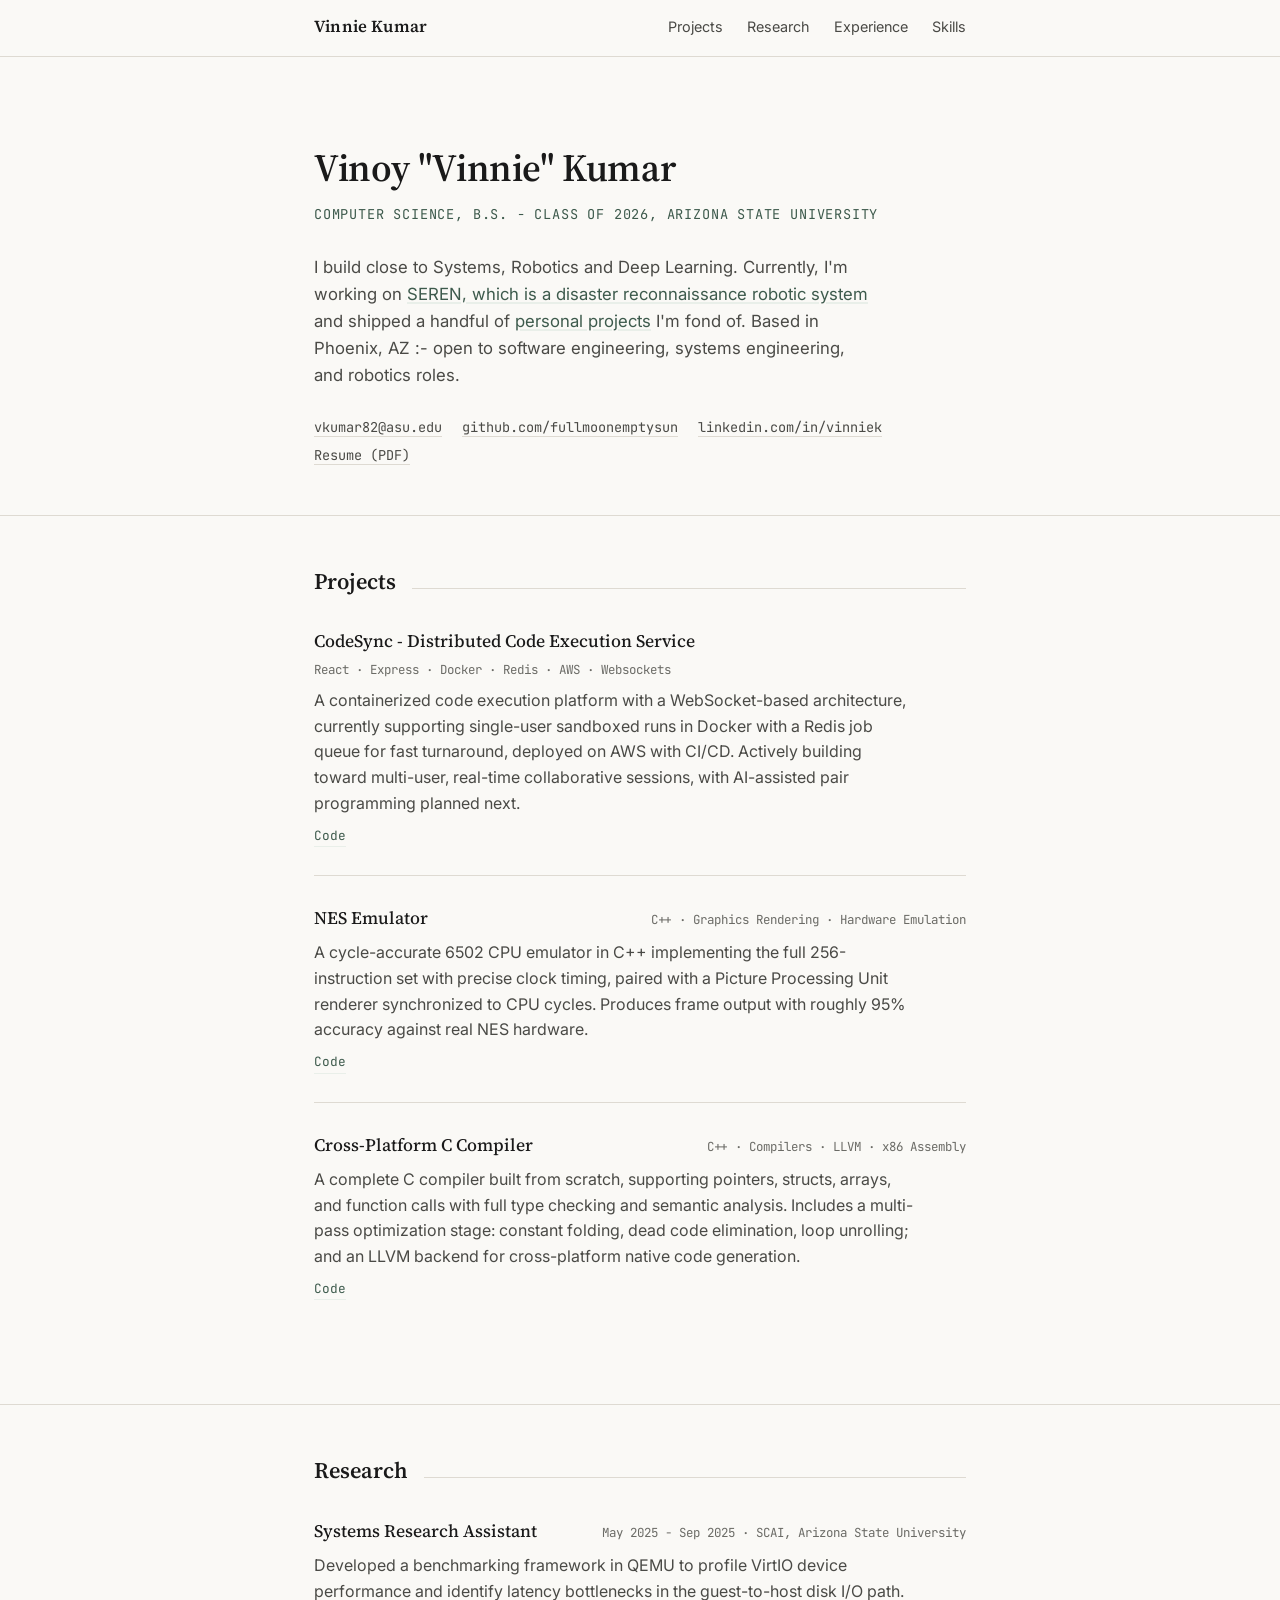
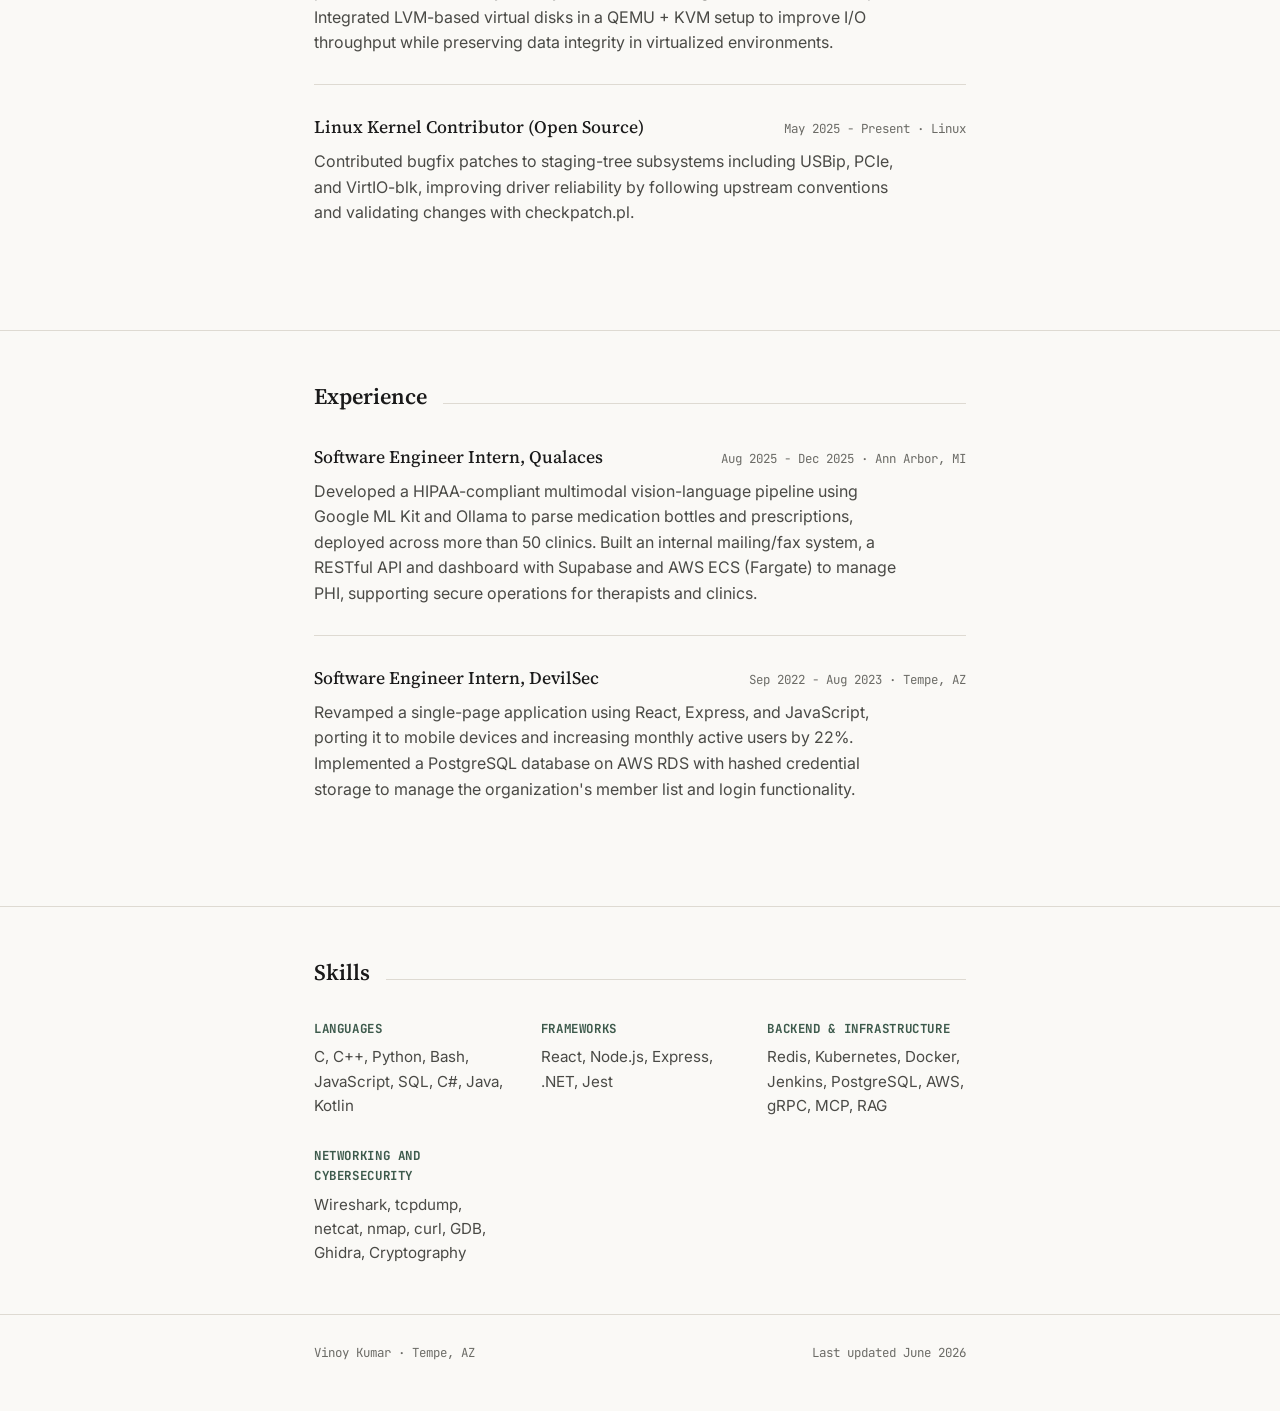
<file: index.html>
<!DOCTYPE html>
<html lang="en">
<head>
<meta charset="UTF-8">
<meta name="viewport" content="width=device-width, initial-scale=1.0">
<title>Vinoy "Vinnie" Kumar - Computer Science, Arizona State University</title>
<meta name="description" content="Vinoy 'Vinnie' Kumar - Computer Science graduate at Arizona State University. Systems, robotics, and deep learning projects, research, and experience.">
<link rel="canonical" href="https://your-domain.com/">
<meta property="og:title" content="Vinoy 'Vinnie' Kumar">
<meta property="og:description" content="Computer Science graduate — Systems, Robotics, Deep Learning. Arizona State University.">
<meta property="og:url" content="https://your-domain.com/">
<meta property="og:type" content="website">
<script type="application/ld+json">
{
  "@context": "https://schema.org",
  "@type": "Person",
  "name": "Vinoy Kumar",
  "alternateName": "Vinnie Kumar",
  "url": "https://your-domain.com",
  "sameAs": [
    "https://github.com/fullmoonemptysun",
    "https://linkedin.com/in/vinniek"
  ],
  "jobTitle": "Software Engineer",
  "alumniOf": {
    "@type": "CollegeOrUniversity",
    "name": "Arizona State University"
  },
  "email": "mailto:vkumar82@asu.edu",
  "address": {
    "@type": "PostalAddress",
    "addressLocality": "Phoenix",
    "addressRegion": "AZ"
  }
}
</script>
<link rel="preconnect" href="https://fonts.googleapis.com">
<link rel="preconnect" href="https://fonts.gstatic.com" crossorigin>
<link href="https://fonts.googleapis.com/css2?family=Source+Serif+4:opsz,wght@8..60,400;8..60,500;8..60,600&family=Inter:wght@400;500;600&family=JetBrains+Mono:wght@400;500&display=swap" rel="stylesheet">
<link rel="stylesheet" href="style.css">
</head>
<body>

<a class="skip-link" href="#main">Skip to content</a>

<header class="site-header">
  <div class="wrap">
    <a class="home-link" href="#top">Vinnie Kumar</a>
    <nav aria-label="Section navigation">
      <a href="#projects">Projects</a>
      <a href="#research">Research</a>
      <a href="#experience">Experience</a>
      <a href="#skills">Skills</a>
    </nav>
  </div>
</header>

<main id="main">

  <section class="hero" id="top">
    <div class="wrap">
      <h1>Vinoy "Vinnie" Kumar</h1>
      <p class="role">Computer Science, B.S. - Class of 2026, Arizona State University</p>
      <p class="bio">
        I build close to Systems, Robotics and Deep Learning. Currently, I'm working on <a href="#current">SEREN, which is a disaster reconnaissance robotic system</a>
        and shipped a handful of <a href="#projects">personal projects</a> I'm fond of.
        Based in Phoenix, AZ :- open to software engineering, systems engineering, and robotics roles.
      </p>
      <ul class="contact-list">
        <li><a href="mailto:vkumar82@asu.edu">vkumar82@asu.edu</a></li>
        <li><a href="https://github.com/fullmoonemptysun" target="_blank" rel="noopener">github.com/fullmoonemptysun</a></li>
        <li><a href="https://linkedin.com/in/vinniek" target="_blank" rel="noopener">linkedin.com/in/vinniek</a></li>
        <li><a href="./resume.pdf">Resume (PDF)</a></li>
      </ul>
    </div>
  </section>

  <section class="section" id="projects" aria-labelledby="projects-heading">
    <div class="wrap">
      <div class="section-head">
        <h2 id="projects-heading">Projects</h2>
        <div class="rule"></div>
      </div>

      <div class="entry">
        <div class="entry-head">
          <h3>CodeSync - Distributed Code Execution Service</h3>
          <span class="entry-meta">React · Express · Docker · Redis · AWS · Websockets </span>
        </div>
        <p>
          A containerized code execution platform with a WebSocket-based architecture,
          currently supporting single-user sandboxed runs in Docker with a Redis job
          queue for fast turnaround, deployed on AWS with CI/CD. Actively building toward
          multi-user, real-time collaborative sessions, with AI-assisted pair programming
          planned next.
        </p>
        <div class="entry-links">
          <a href="https://github.com/fullmoonemptysun" target="_blank" rel="noopener">Code</a>
        </div>
      </div>

      <div class="entry">
        <div class="entry-head">
          <h3>NES Emulator</h3>
          <span class="entry-meta">C++ · Graphics Rendering · Hardware Emulation</span>
        </div>
        <p>
          A cycle-accurate 6502 CPU emulator in C++ implementing the full 256-instruction
          set with precise clock timing, paired with a Picture Processing Unit renderer
          synchronized to CPU cycles. Produces frame output with roughly 95% accuracy
          against real NES hardware.
        </p>
        <div class="entry-links">
          <a href="https://github.com/fullmoonemptysun/witNES" target="_blank" rel="noopener">Code</a>
        </div>
      </div>

      <div class="entry">
        <div class="entry-head">
          <h3>Cross-Platform C Compiler</h3>
          <span class="entry-meta">C++ · Compilers · LLVM · x86 Assembly</span>
        </div>
        <p>
          A complete C compiler built from scratch, supporting pointers, structs, arrays,
          and function calls with full type checking and semantic analysis. Includes a
          multi-pass optimization stage: constant folding, dead code elimination, loop
          unrolling; and an LLVM backend for cross-platform native code generation.
        </p>
        <div class="entry-links">
          <a href="https://github.com/fullmoonemptysun/ccompiler" target="_blank" rel="noopener">Code</a>
        </div>
      </div>
    </div>
  </section>

  <section class="section" id="research" aria-labelledby="research-heading">
    <div class="wrap">
      <div class="section-head">
        <h2 id="research-heading">Research</h2>
        <div class="rule"></div>
      </div>

      <div class="entry">
        <div class="entry-head">
          <h3>Systems Research Assistant</h3>
          <span class="entry-meta">May 2025 - Sep 2025 · SCAI, Arizona State University</span>
        </div>
        <p>
          Developed a benchmarking framework in QEMU to profile VirtIO device performance
          and identify latency bottlenecks in the guest-to-host disk I/O path. Integrated
          LVM-based virtual disks in a QEMU + KVM setup to improve I/O throughput while
          preserving data integrity in virtualized environments.
        </p>
      </div>

      <div class="entry">
        <div class="entry-head">
          <h3>Linux Kernel Contributor (Open Source)</h3>
          <span class="entry-meta">May 2025 - Present · Linux </span>
        </div>
        <p>
          Contributed bugfix patches to staging-tree subsystems including USBip, PCIe,
          and VirtIO-blk, improving driver reliability by following upstream conventions
          and validating changes with checkpatch.pl.
        </p>
      </div>
    </div>
  </section>

  <section class="section" id="experience" aria-labelledby="experience-heading">
    <div class="wrap">
      <div class="section-head">
        <h2 id="experience-heading">Experience</h2>
        <div class="rule"></div>
      </div>

      <div class="entry">
        <div class="entry-head">
          <h3>Software Engineer Intern, Qualaces</h3>
          <span class="entry-meta">Aug 2025 - Dec 2025 · Ann Arbor, MI</span>
        </div>
        <p>
          Developed a HIPAA-compliant multimodal vision-language pipeline using Google
          ML Kit and Ollama to parse medication bottles and prescriptions, deployed
          across more than 50 clinics. Built an internal mailing/fax system, a RESTful API and dashboard with Supabase and AWS ECS (Fargate) to manage PHI, supporting secure operations for therapists and clinics.
        </p>
      </div>

      <div class="entry">
        <div class="entry-head">
          <h3>Software Engineer Intern, DevilSec</h3>
          <span class="entry-meta">Sep 2022 - Aug 2023 · Tempe, AZ</span>
        </div>
        <p>
          Revamped a single-page application using React, Express, and JavaScript,
          porting it to mobile devices and increasing monthly active users by 22%.
          Implemented a PostgreSQL database on AWS RDS with hashed credential storage
          to manage the organization's member list and login functionality.
        </p>
      </div>
    </div>
  </section>

  <section class="section" id="skills" aria-labelledby="skills-heading">
    <div class="wrap">
      <div class="section-head">
        <h2 id="skills-heading">Skills</h2>
        <div class="rule"></div>
      </div>

      <div class="skills-grid">
        <div class="skill-group">
          <h4>Languages</h4>
          <p>C, C++, Python, Bash, JavaScript, SQL, C#, Java, Kotlin</p>
        </div>
        <div class="skill-group">
          <h4>Frameworks</h4>
          <p>React, Node.js, Express, .NET, Jest</p>
        </div>
        <div class="skill-group">
          <h4>Backend &amp; Infrastructure</h4>
          <p>Redis, Kubernetes, Docker, Jenkins, PostgreSQL, AWS, gRPC, MCP, RAG</p>
        </div>
        <div class="skill-group">
          <h4>Networking and Cybersecurity</h4>
          <p>Wireshark, tcpdump, netcat, nmap, curl, GDB, Ghidra, Cryptography</p>
        </div>
      </div>
    </div>
  </section>

</main>

<footer class="site-footer">
  <div class="wrap">
    <p>Vinoy Kumar · Tempe, AZ</p>
    <p class="updated">Last updated June 2026</p>
  </div>
</footer>

</body>
</html>
</file>
<file: style.css>
/* ---------- Tokens ---------- */
:root {
  --paper: #FAF9F6;
  --ink: #1A1A1A;
  --ink-soft: #4A4A46;
  --gray: #6B6B66;
  --hairline: #DEDAD2;
  --accent: #3D5A4C;
  --accent-soft: #E9EFE9;

  --serif: "Source Serif 4", Georgia, "Times New Roman", serif;
  --sans: "Inter", -apple-system, BlinkMacSystemFont, "Segoe UI", sans-serif;
  --mono: "JetBrains Mono", "SFMono-Regular", Consolas, monospace;

  --max-width: 700px;
  --space-1: 0.5rem;
  --space-2: 1rem;
  --space-3: 1.75rem;
  --space-4: 3rem;
  --space-5: 5rem;
}

/* ---------- Reset ---------- */
* { margin: 0; padding: 0; box-sizing: border-box; }

html { scroll-behavior: smooth; }

@media (prefers-reduced-motion: reduce) {
  html { scroll-behavior: auto; }
  * { animation-duration: 0.01ms !important; transition-duration: 0.01ms !important; }
}

body {
  background: var(--paper);
  color: var(--ink);
  font-family: var(--sans);
  font-size: 16px;
  line-height: 1.6;
  -webkit-font-smoothing: antialiased;
}

a {
  color: var(--ink);
  text-decoration: none;
}

.wrap {
  max-width: var(--max-width);
  margin: 0 auto;
  padding: 0 1.5rem;
}

.skip-link {
  position: absolute;
  left: -999px;
  top: 0;
}
.skip-link:focus {
  left: 1rem;
  top: 1rem;
  background: var(--ink);
  color: var(--paper);
  padding: 0.5rem 1rem;
  z-index: 100;
  border-radius: 2px;
}

:focus-visible {
  outline: 2px solid var(--accent);
  outline-offset: 3px;
}

/* ---------- Header / Nav ---------- */
.site-header {
  position: sticky;
  top: 0;
  background: rgba(250, 249, 246, 0.92);
  backdrop-filter: saturate(120%) blur(6px);
  border-bottom: 1px solid var(--hairline);
  z-index: 10;
}

.site-header .wrap {
  display: flex;
  align-items: center;
  justify-content: space-between;
  padding-top: 0.9rem;
  padding-bottom: 0.9rem;
  flex-wrap: wrap;
  gap: 0.5rem 1rem;
}

.home-link {
  font-family: var(--serif);
  font-weight: 600;
  font-size: 1.05rem;
  letter-spacing: 0.01em;
}

.site-header nav {
  display: flex;
  gap: 1.5rem;
}

.site-header nav a {
  font-size: 0.9rem;
  color: var(--ink-soft);
  position: relative;
  padding-bottom: 2px;
}

.site-header nav a::after {
  content: "";
  position: absolute;
  left: 0;
  bottom: -1px;
  width: 100%;
  height: 1px;
  background: var(--accent);
  transform: scaleX(0);
  transform-origin: left;
  transition: transform 0.25s ease;
}

.site-header nav a:hover::after,
.site-header nav a:focus-visible::after {
  transform: scaleX(1);
}

.site-header nav a:hover,
.site-header nav a:focus-visible {
  color: var(--ink);
}

/* ---------- Hero ---------- */
.hero {
  padding: var(--space-5) 0 var(--space-4);
}

.hero h1 {
  font-family: var(--serif);
  font-weight: 600;
  font-size: 2.4rem;
  letter-spacing: -0.01em;
  margin-bottom: 0.4rem;
}

.hero .role {
  font-family: var(--mono);
  font-size: 0.85rem;
  color: var(--accent);
  text-transform: uppercase;
  letter-spacing: 0.06em;
  margin-bottom: var(--space-3);
}

.hero .bio {
  max-width: 560px;
  font-size: 1.05rem;
  color: var(--ink-soft);
  margin-bottom: var(--space-3);
}

.hero .bio a {
  color: var(--accent);
  text-decoration: underline;
  text-decoration-color: var(--accent-soft);
  text-decoration-thickness: 1.5px;
  text-underline-offset: 2px;
}

.hero .bio a:hover {
  text-decoration-color: var(--accent);
}

.contact-list {
  list-style: none;
  display: flex;
  flex-wrap: wrap;
  gap: 0.4rem 1.25rem;
  font-family: var(--mono);
  font-size: 0.85rem;
}

.contact-list a {
  color: var(--ink-soft);
  border-bottom: 1px solid var(--hairline);
}

.contact-list a:hover,
.contact-list a:focus-visible {
  color: var(--accent);
  border-bottom-color: var(--accent);
}

/* ---------- Sections ---------- */
.section {
  padding: var(--space-4) 0;
  border-top: 1px solid var(--hairline);
}

.section-head {
  display: flex;
  align-items: baseline;
  gap: var(--space-2);
  margin-bottom: var(--space-3);
}

.section-head h2 {
  font-family: var(--serif);
  font-weight: 600;
  font-size: 1.4rem;
  white-space: nowrap;
}

.section-head .rule {
  flex: 1;
  height: 1px;
  background: var(--hairline);
}

/* ---------- Entries ---------- */
.entry {
  margin-bottom: var(--space-3);
  padding-bottom: var(--space-3);
}

.entry:not(:last-of-type) {
  border-bottom: 1px solid var(--hairline);
}

.entry-head {
  display: flex;
  flex-wrap: wrap;
  align-items: baseline;
  justify-content: space-between;
  gap: 0.3rem 1rem;
  margin-bottom: 0.5rem;
}

.entry-head h3 {
  font-family: var(--serif);
  font-weight: 500;
  font-size: 1.1rem;
}

.entry-meta {
  font-family: var(--mono);
  font-size: 0.78rem;
  color: var(--gray);
  white-space: nowrap;
}

.entry p {
  color: var(--ink-soft);
  max-width: 600px;
}

.entry-links {
  display: flex;
  gap: 1rem;
  margin-top: 0.6rem;
}

.entry-links a {
  font-family: var(--mono);
  font-size: 0.8rem;
  color: var(--accent);
  border-bottom: 1px solid var(--accent-soft);
}

.entry-links a:hover,
.entry-links a:focus-visible {
  border-bottom-color: var(--accent);
}

/* ---------- Skills ---------- */
.skills-grid {
  display: grid;
  grid-template-columns: repeat(3, 1fr);
  gap: var(--space-3);
}

.skill-group h4 {
  font-family: var(--mono);
  font-size: 0.78rem;
  text-transform: uppercase;
  letter-spacing: 0.05em;
  color: var(--accent);
  margin-bottom: 0.4rem;
}

.skill-group p {
  color: var(--ink-soft);
  font-size: 0.95rem;
}

/* ---------- Placeholder note ---------- */
.placeholder-note {
  margin-top: var(--space-2);
  font-family: var(--mono);
  font-size: 0.75rem;
  color: var(--gray);
  font-style: italic;
}

/* ---------- Footer ---------- */
.site-footer {
  border-top: 1px solid var(--hairline);
  padding: var(--space-3) 0 var(--space-4);
}

.site-footer .wrap {
  display: flex;
  justify-content: space-between;
  flex-wrap: wrap;
  gap: 0.3rem 1rem;
  font-family: var(--mono);
  font-size: 0.78rem;
  color: var(--gray);
}

/* ---------- Responsive ---------- */
@media (max-width: 640px) {
  .hero { padding: var(--space-4) 0 var(--space-3); }
  .hero h1 { font-size: 1.9rem; }
  .hero .bio { font-size: 1rem; }

  .site-header .wrap {
    flex-direction: column;
    align-items: flex-start;
  }

  .site-header nav {
    gap: 1.1rem;
    width: 100%;
    overflow-x: auto;
  }

  .section-head h2 { font-size: 1.2rem; }

  .skills-grid {
    grid-template-columns: 1fr;
    gap: var(--space-2);
  }

  .entry-head {
    flex-direction: column;
    align-items: flex-start;
  }
}

@media (max-width: 420px) {
  .wrap { padding: 0 1.1rem; }
  .hero h1 { font-size: 1.65rem; }
}
</file>
